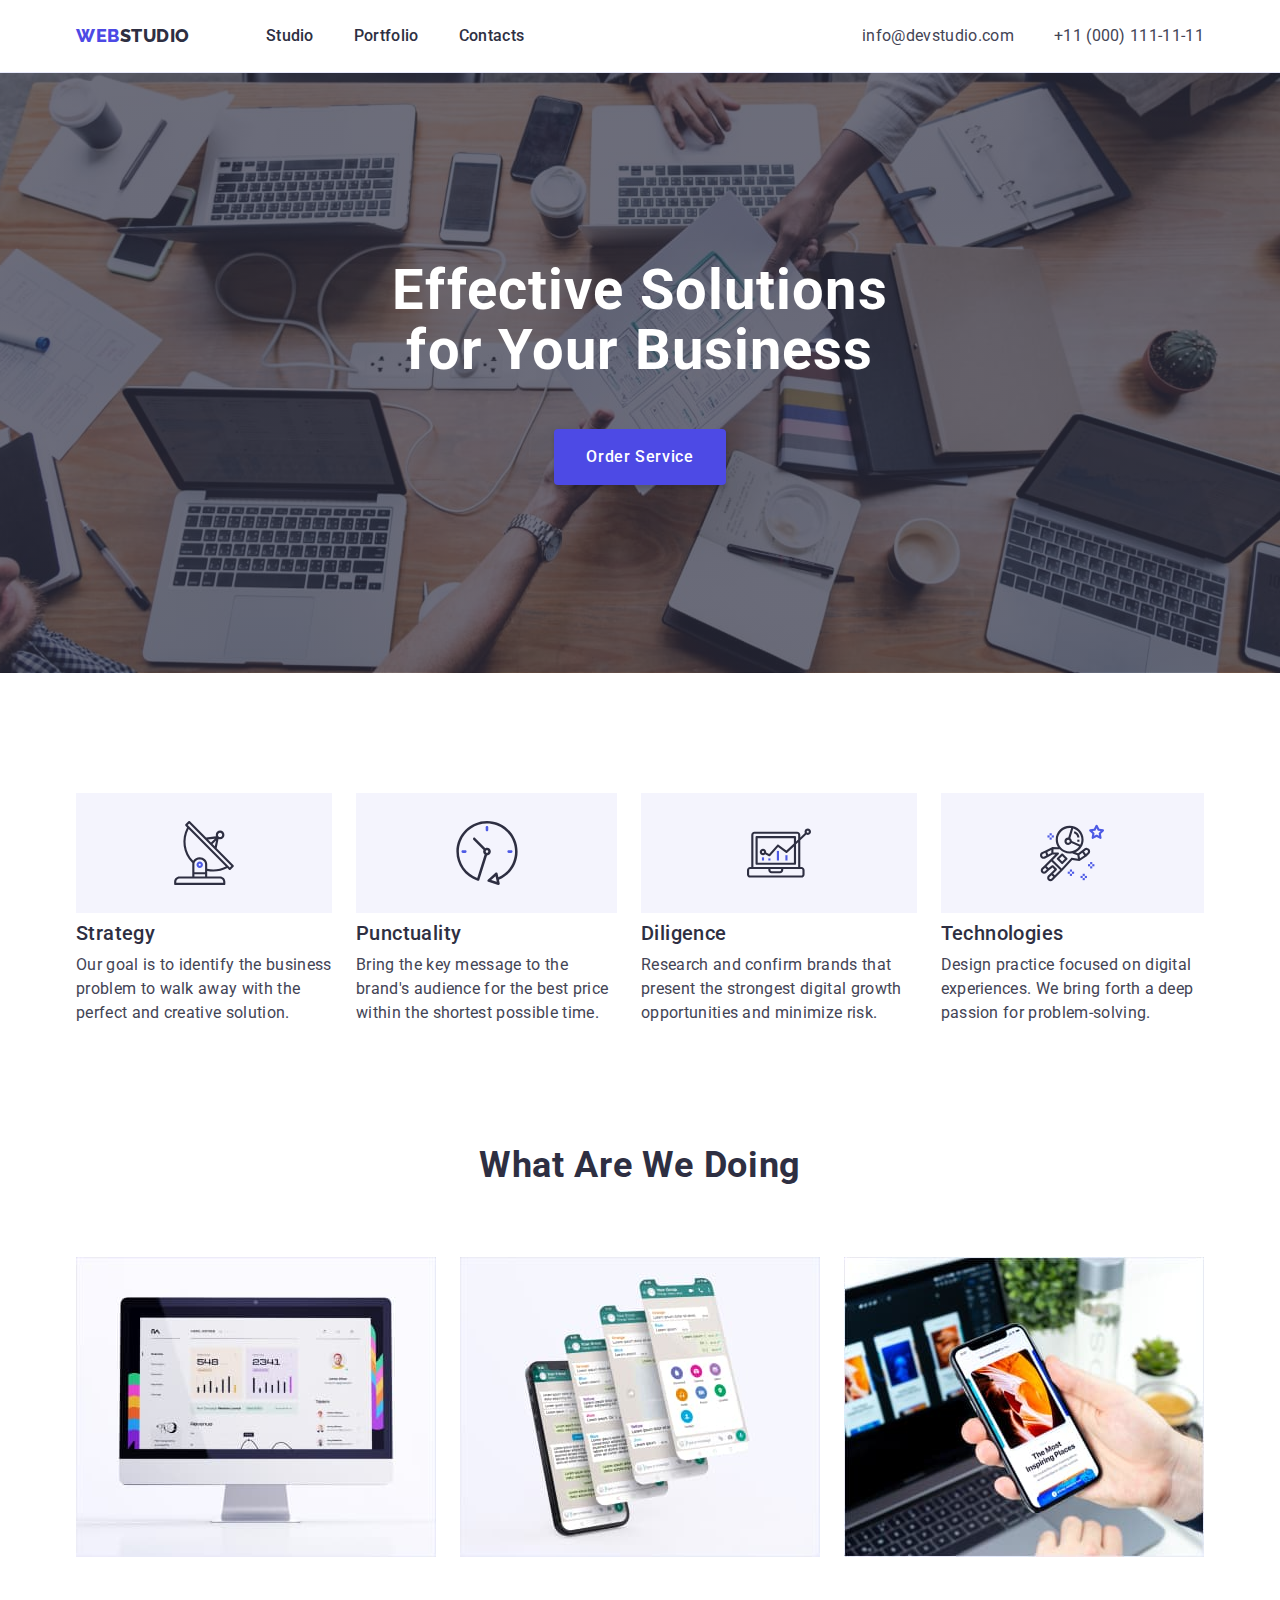
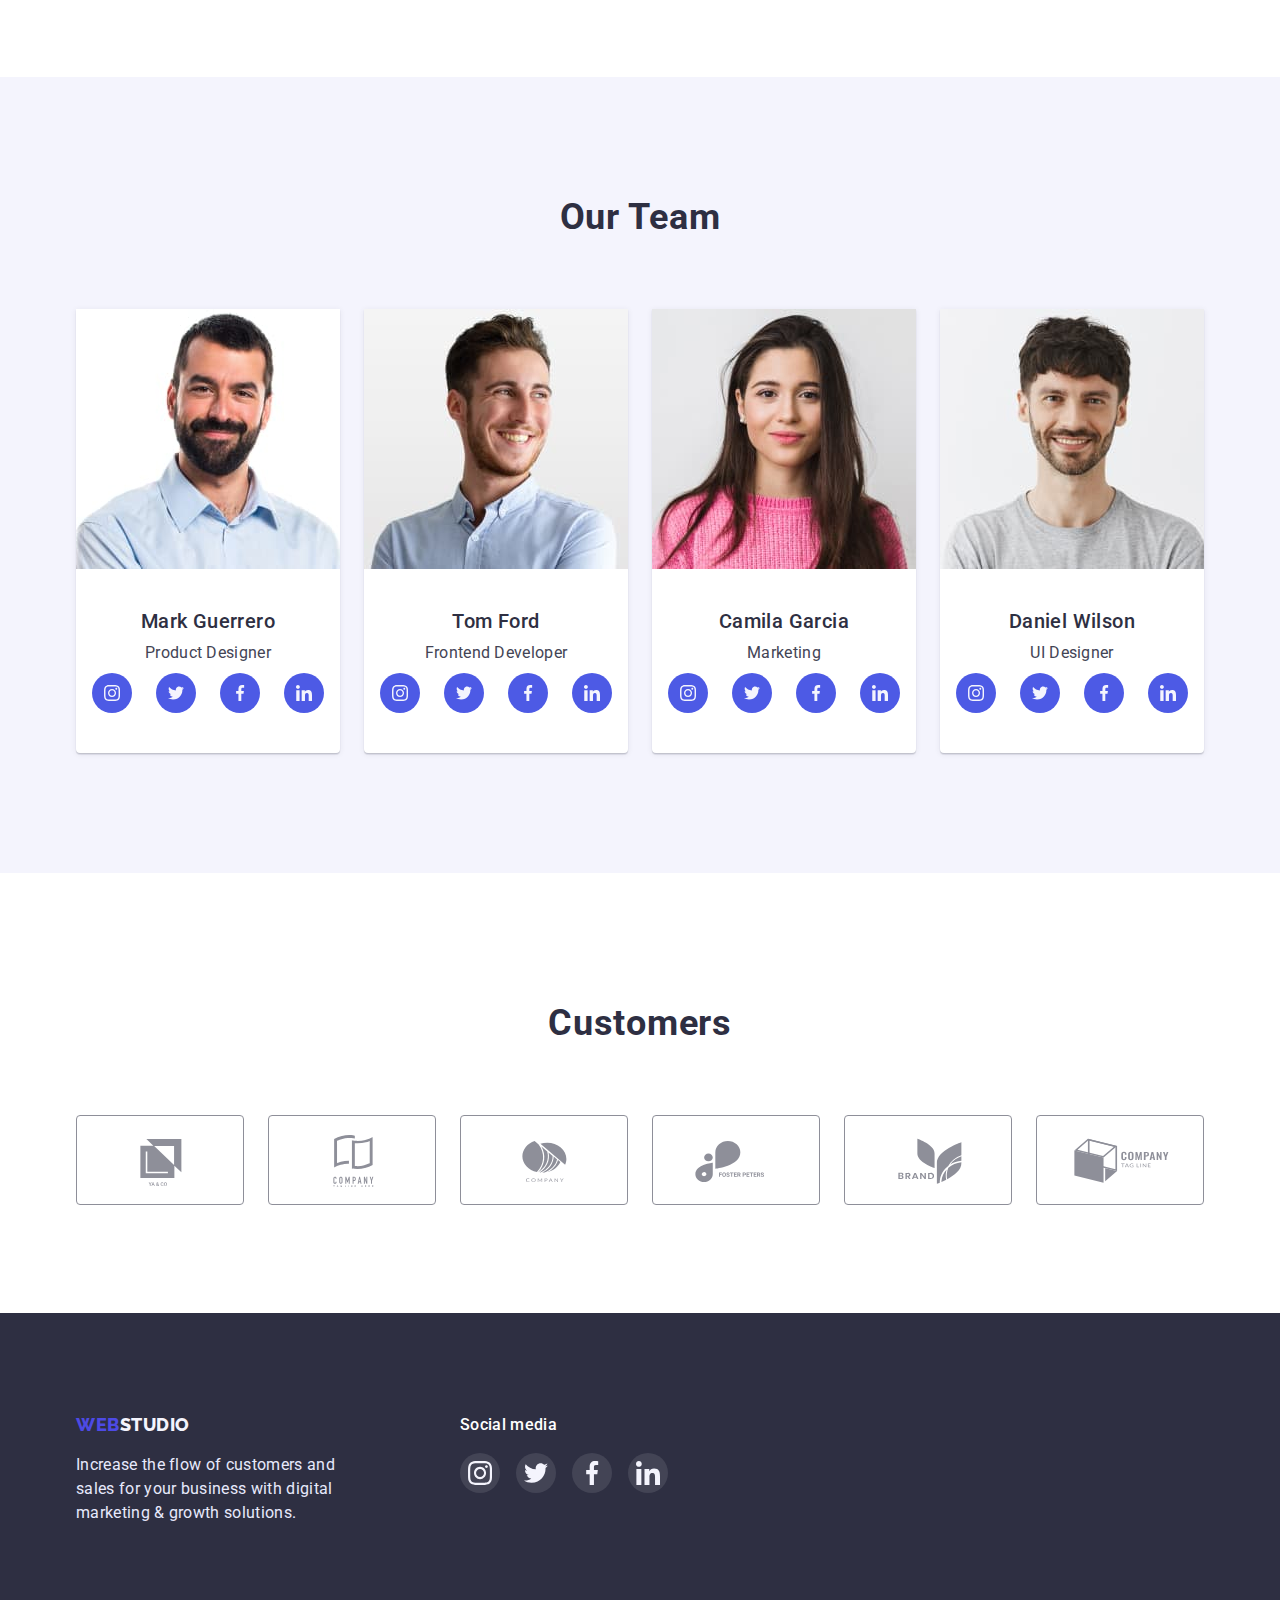
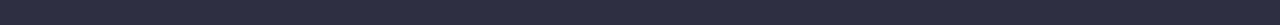
<file: index.html>
<!DOCTYPE html>
<html lang="en">
  <head>
    <meta charset="UTF-8" />
    <meta http-equiv="X-UA-Compatible" content="IE=edge" />
    <meta name="viewport" content="width=device-width, initial-scale=1.0" />
    <title>WebStudio</title>
    <link rel="preconnect" href="https://fonts.googleapis.com" />
    <link rel="preconnect" href="https://fonts.gstatic.com" crossorigin />
    <link
      href="https://fonts.googleapis.com/css2?family=Raleway:wght@800&family=Roboto:wght@400;500;700&display=swap"
      rel="stylesheet"
    />
    <link
      rel="stylesheet"
      href="https://cdnjs.cloudflare.com/ajax/libs/modern-normalize/1.1.0/modern-normalize.min.css"
    />
    <link rel="stylesheet" href="./css/styles.css" />
  </head>

  <body>
    <!-- Header -->
    <header class="header">
      <div class="container main-nav">
        <nav class="link-nav">
          <a href="./index.html" class="logo-web link"
            >WEB<span class="head-studio">STUDIO</span>
          </a>
          <ul class="site-nav list">
            <li class="item">
              <a href="./index.html" class="anchors link">Studio</a>
            </li>

            <li>
              <a href="./portfolio.html" class="anchors link">Portfolio</a>
            </li>

            <li>
              <a href="" class="anchors link">Contacts</a>
            </li>
          </ul>
        </nav>
        <ul class="head-content list">
          <li>
            <a href="mailto:info@devstudio.com" class="relations link"
              >info@devstudio.com</a
            >
          </li>

          <li class="item">
            <a href="tel:+110001111111" class="relations link"
              >+11 (000) 111-11-11</a
            >
          </li>
        </ul>
      </div>
    </header>
    <!--Header -->

    <!-- Main content -->
    <main>
      <!-- Hero-->
      <section class="hero">
        <div class="container">
          <h1 class="hero-title">Effective Solutions for Your Business</h1>
          <button type="button" class="btn btn-hero">Order Service</button>
        </div>
      </section>
      <!-- Hero -->

      </section>
      <!-- Section1- Studio / Description of studio -->
      <section class="section main-desc">
        <div class="container">
          <h2 class="visually-hidden">Description of studio</h2>
          <ul class="list desc">
            <li class="list-item icon-antena" >
              
              <h3 class="desc-title">Strategy</h3>
              <p class="desc-text ">
                Our goal is to identify the business problem to walk away with
                the perfect and creative solution.
              </p>
            </li>
            <li class="list-item icon-clock" >
               
              <h3 class="desc-title">Punctuality</h3>
              <p class="desc-text">
                Bring the key message to the brand's audience for the best price
                within the shortest possible time.
              </p>
            </li>
            <li class="list-item icon-diagram" >
               
              <h3 class="desc-title">Diligence</h3>
              <p class="desc-text">
                Research and confirm brands that present the strongest digital
                growth opportunities and minimize risk.
              </p>
            </li>
            <li class="list-item icon-astroaut" >
               
              <h3 class="desc-title">Technologies</h3>
              <p class="desc-text">
                Design practice focused on digital experiences. We bring forth a
                deep passion for problem-solving.
              </p>
            </li>
          </ul>
        </div>
      </section>
      <!-- Studio / Description of studio -->

      <!-- Section2- Portfolio / Description of the works of the studio -->
      <section class="section-main prt">
        <div class="container">
          <h2 class="section-title">What Are We Doing</h2>
          <ul class="list prt">
            <li class="list item">
              <img
                src="./images/img1.jpg"
                alt="A monitor that shows a site made by the studio."
                width="360"
              />
            </li>
            <li class="list item">
              <img
                src="./images/img2.jpg"
                alt="The phone on which the application made by the studio is shown."
                width="360"
              />
            </li>
            <li class="list item">
              <img
                src="./images/img3.jpg"
                alt="adaptive site layout"
                width="360"
              />
            </li>
          </ul>
        </div>
      </section>
      <!-- Portfolio / Description of the works of the studio -->

      <!-- Section3- Contacts / Main team of studio -->
      <section class="section-team">
        <div class="container">
          <h2 class="section-title team">Our Team</h2>
          <ul class="main-cont">
            <li class="list team">
              <img src="./images/img4.jpg" alt="Product Designer" width="264" />
              <div class="cont-text">
                <h3 class="team-title">Mark Guerrero</h3>
                <p class="team-text">Product Designer</p>
                 <ul class="actions">
                <li><a href="" class="a-act">
<svg class="a-icon">
  <use href="./images/symbol-defs.svg#instagram"></use>
</svg>
                </a></li>
                <li><a href="" class="a-act">
<svg class="a-icon">
  <use href="./images/symbol-defs.svg#twitter"></use>
</svg>
                </a></li>
                <li><a href="" class="a-act">
<svg class="a-icon">
  <use href="./images/symbol-defs.svg#facebook"></use>
</svg>
                </a></li>
                <li><a href="" class="a-act">
<svg class="a-icon">
  <use href="./images/symbol-defs.svg#linkedin"></use>
</svg>
                </a></li>
              </ul>
              </div>
             
            </li>
            <li class="list team">
              <img
                src="./images/img5.jpg"
                alt="Frontend Developer"
                width="264"
              />
              <div class="cont-text">
                <h3 class="team-title">Tom Ford</h3>
                <p class="team-text">Frontend Developer</p>
              <ul class="actions">
                <li><a href="" class="a-act">
<svg class="a-icon">
  <use href="./images/symbol-defs.svg#instagram"></use>
</svg>
                </a></li>
                <li><a href="" class="a-act">
<svg class="a-icon">
  <use href="./images/symbol-defs.svg#twitter"></use>
</svg>
                </a></li>
                <li><a href="" class="a-act">
<svg class="a-icon">
  <use href="./images/symbol-defs.svg#facebook"></use>
</svg>
                </a></li>
                <li><a href="" class="a-act">
<svg class="a-icon">
  <use href="./images/symbol-defs.svg#linkedin"></use>
</svg>
                </a></li>
              </ul> </div>
             
            </li>
            <li class="list team">
              <img src="./images/img6.jpg" alt="Marketing" width="264" />
              <div class="cont-text">
                <h3 class="team-title">Camila Garcia</h3>
                <p class="team-text">Marketing</p>
             <ul class="actions">
                <li><a href="" class="a-act">
<svg class="a-icon">
  <use href="./images/symbol-defs.svg#instagram"></use>
</svg>
                </a></li>
                <li><a href="" class="a-act">
<svg class="a-icon">
  <use href="./images/symbol-defs.svg#twitter"></use>
</svg>
                </a></li>
                <li><a href="" class="a-act">
<svg class="a-icon">
  <use href="./images/symbol-defs.svg#facebook"></use>
</svg>
                </a></li>
                <li><a href="" class="a-act">
<svg class="a-icon">
  <use href="./images/symbol-defs.svg#linkedin"></use>
</svg>
                </a></li>
              </ul>  </div>
             
            </li>
            <li class="list team">
              <img src="./images/img7.jpg" alt="UI Designer" width="264" />
              <div class="cont-text">
                <h3 class="team-title">Daniel Wilson</h3>
                <p class="team-text">UI Designer</p>
             <ul class="actions">
                <li><a href="" class="a-act">
<svg class="a-icon">
  <use href="./images/symbol-defs.svg#instagram"></use>
</svg>
                </a></li>
                <li><a href="" class="a-act">
<svg class="a-icon">
  <use href="./images/symbol-defs.svg#twitter"></use>
</svg>
                </a></li>
                <li><a href="" class="a-act">
<svg class="a-icon">
  <use href="./images/symbol-defs.svg#facebook"></use>
</svg>
                </a></li>
                <li><a href="" class="a-act">
<svg class="a-icon">
  <use href="./images/symbol-defs.svg#linkedin"></use>
</svg>
                </a></li>
              </ul> </div>
              
            </li>
          </ul>
        </div>
      </section>
       <!-- Section3- Contacts / Main team of studio -->
       <!-- Section4- Clients -->
     <section class="section-customers">
            <div class="container">
                <h2 class="section-title">Customers</h2>
                <ul class="customer-list">
                    <li class="customer-item"><a href="" class="customer-link"><svg width="104" height="56">
                                <use href="./images/clients_symbol-defs.svg#client1" ></use>
                            </svg></a></li>
                    <li class="customer-item"><a href="" class="customer-link"><svg width="104" height="56">
                                <use href="./images/clients_symbol-defs.svg#client2"  ></use>
                            </svg></a></li>
                    <li class="customer-item"> <a href="" class="customer-link"><svg width="104" height="56">
                                <use href="./images/clients_symbol-defs.svg#client3" ></use>
                            </svg></a></li>
                    <li class="customer-item"><a href="" class="customer-link"><svg width="104" height="56">
                                <use href="./images/clients_symbol-defs.svg#client4" ></use>
                            </svg></a></li>
                    <li class="customer-item"><a href="" class="customer-link"><svg width="104" height="56">
                                <use href="./images/clients_symbol-defs.svg#client5" ></use>
                            </svg></a></li>
                    <li class="customer-item"><a href="" class="customer-link"><svg width="104" height="56">
                                <use href="./images/clients_symbol-defs.svg#client6" ></use>
                            </svg></a></li>
                </ul>
            </div>
        </section>
         <!-- Section4- Clients -->
    </main>
   

   
    <!-- Maim Content -->

    <!-- Footer -->
    <footer class="footer">
      <div class="container container-footer">
        <div class="about-footer">
        <a href="./index.html" class="logo-web link"
          >WEB<span class="footer-studio">STUDIO</span></a
        >
        <p class="footer-text">
          Increase the flow of customers and sales for your business with
          digital marketing & growth solutions.
        </p>
</div>
<div class="footer-contacts">
  <h3 class="social-media">Social media</h3>
  <ul class="actions-footer">
                <li><a href="" class="a-act-footer"> 
<svg class="a-icon a-icon-footer " > 
  <use href="./images/symbol-defs.svg#instagram"></use>
</svg>
                </a></li>
                <li><a href="" class="a-act-footer">
<svg class="a-icon a-icon-footer ">
  <use href="./images/symbol-defs.svg#twitter"></use>
</svg>
                </a></li>
                <li><a href="" class="a-act-footer">
<svg class="a-icon a-icon-footer ">
  <use href="./images/symbol-defs.svg#facebook"></use>
</svg>
                </a></li>
                <li><a href="" class="a-act-footer">
<svg class="a-icon a-icon-footer " >
  <use href="./images/symbol-defs.svg#linkedin"></use>
</svg>
                </a></li>
              </ul>
</div>
      </div>
    </footer>
  </body>
</html>
</file>
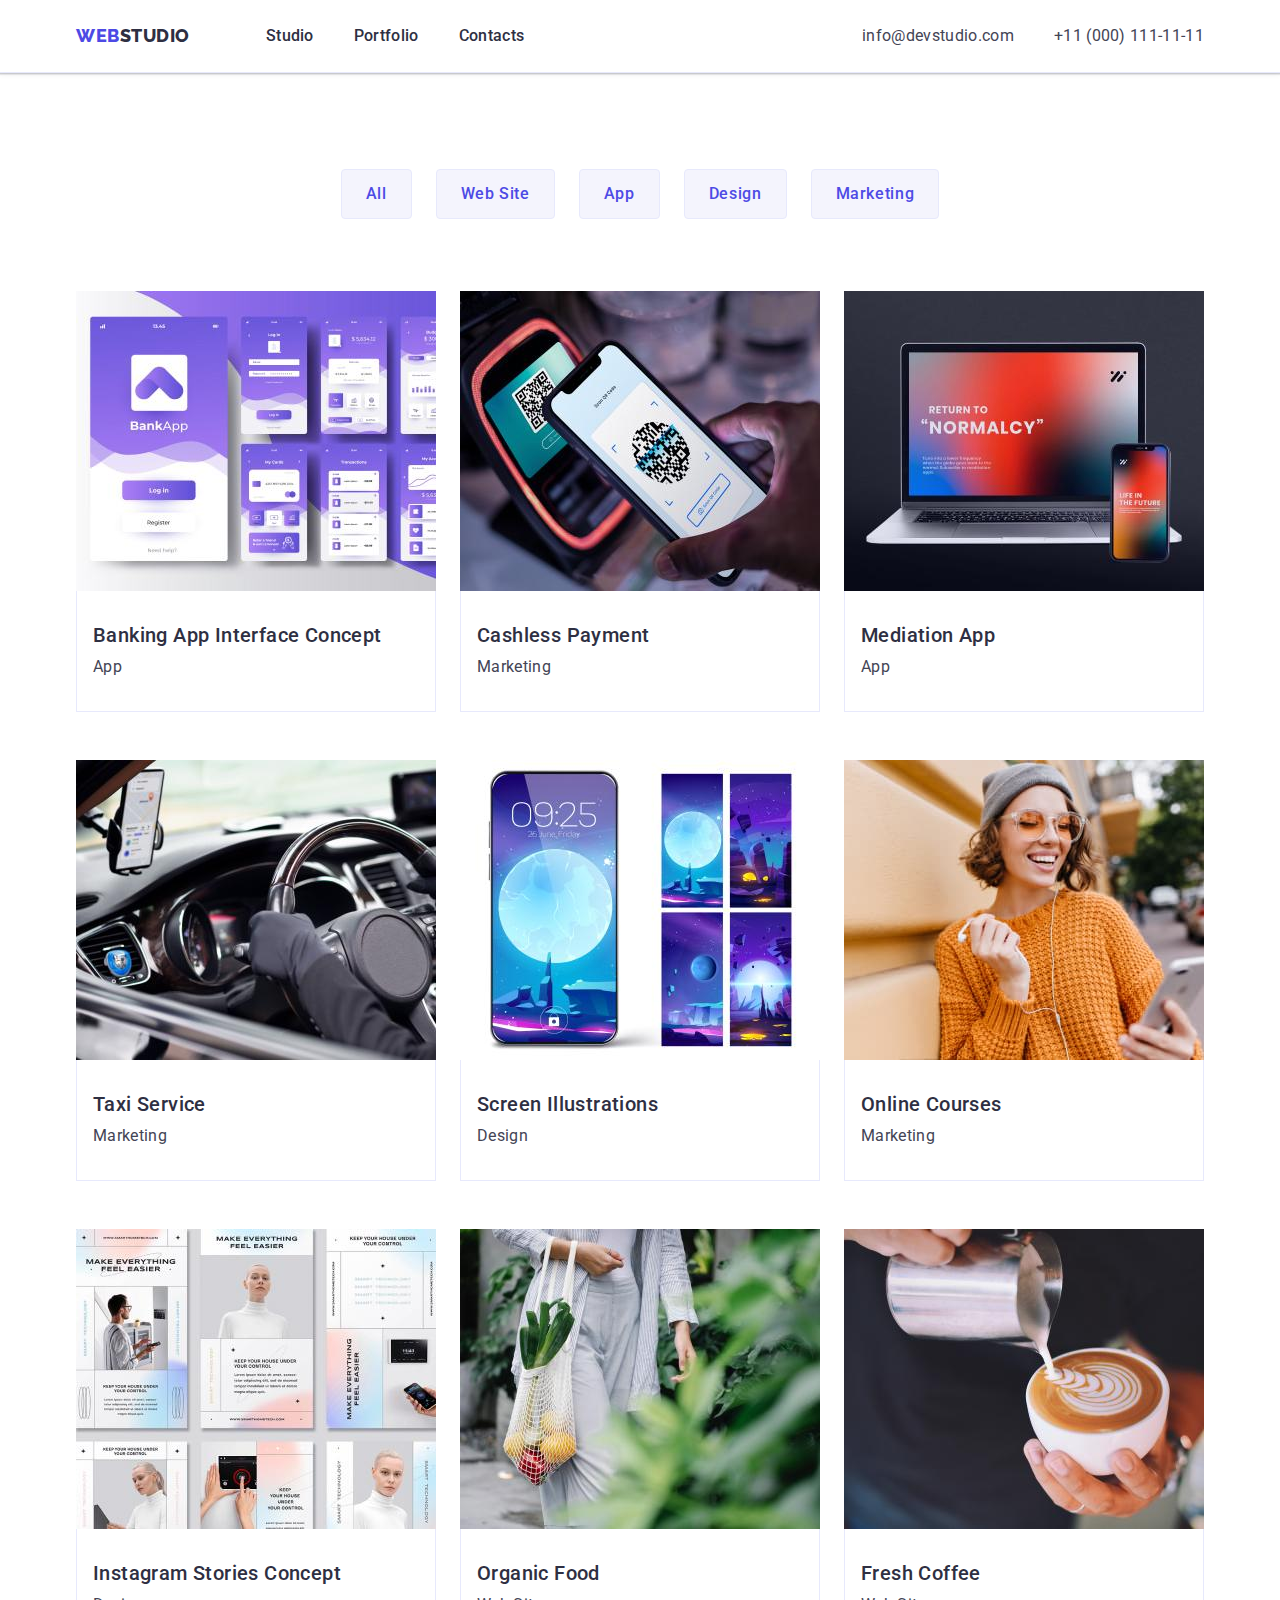
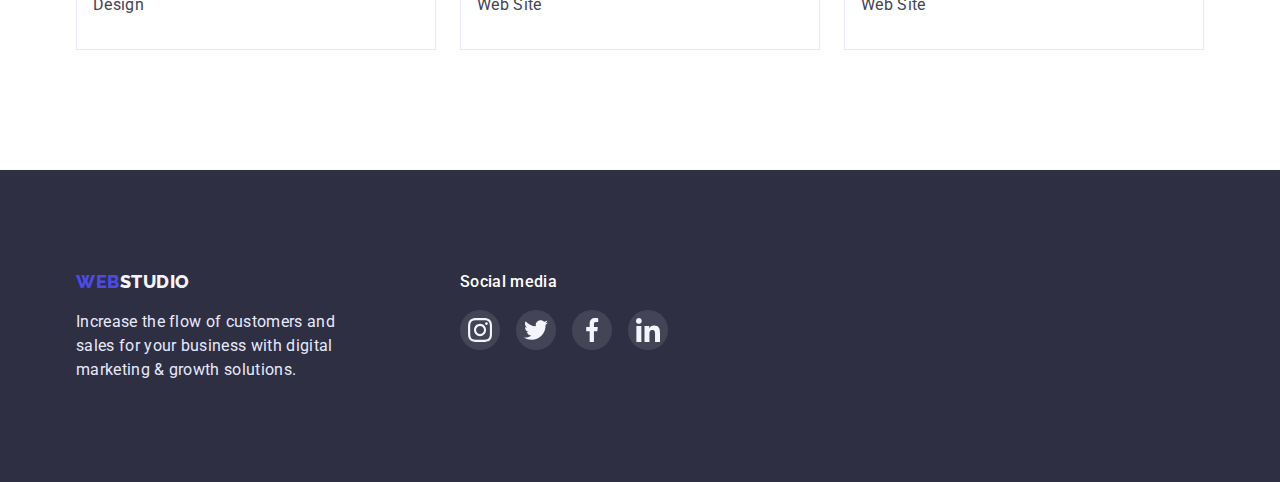
<file: portfolio.html>
<!DOCTYPE html>
<html lang="en">
  <head>
    <meta charset="UTF-8" />
    <meta http-equiv="X-UA-Compatible" content="IE=edge" />
    <meta name="viewport" content="width=device-width, initial-scale=1.0" />
    <title>WebStudio</title>
    <link rel="preconnect" href="https://fonts.googleapis.com" />
    <link rel="preconnect" href="https://fonts.gstatic.com" crossorigin />
    <link
      href="https://fonts.googleapis.com/css2?family=Raleway:wght@800&family=Roboto:wght@400;500;700&display=swap"
      rel="stylesheet"
    />
    <link
      rel="stylesheet"
      href="https://cdnjs.cloudflare.com/ajax/libs/modern-normalize/1.1.0/modern-normalize.min.css"
    />
    <link rel="stylesheet" href="./css/styles.css" />
  </head>

  <body>
    <!-- Header -->
    <header class="header">
      <div class="container main-nav"">
        <nav class="link-nav">
          <a href="./index.html" class="logo-web link"
            >WEB<span class="head-studio">STUDIO</span>
          </a>

          <ul class="site-nav list">
            <li class="item">
              <a href="./index.html" class="anchors link">Studio</a>
            </li>

            <li class="site-nav list">
              <a href="./portfolio.html" class="anchors link">Portfolio</a>
            </li>

            <li class="site-nav list">
              <a href="" class="anchors link">Contacts</a>
            </li>
          </ul>
        </nav>

        <ul class="head-content list">
          <li class="item">
            <a href="mailto:info@devstudio.com" class="relations link"
              >info@devstudio.com</a
            >
          </li>

          <li class="item">
            <a href="tel:+110001111111" class="relations link"
              >+11 (000) 111-11-11</a
            >
          </li>
        </ul>
      </div>
    </header>
    <!-- Header -->

    <!-- Main content -->
    <main>
      <section class="section-title-prt">
        <div class="container">
        <h1 class="visually-hidden">Filter buttons</h1>
        <ul class="btn-prt list">
          <li class="btn-item">
            <button type="button" class="btn btn-filters">All</button>
          </li>
          <li class="btn-item">
            <button type="button" class="btn btn-filters">Web Site</button>
          </li>
          <li class="btn-item">
            <button type="button" class="btn btn-filters">App</button>
          </li>
          <li class="btn-item">
            <button type="button" class="btn btn-filters">Design</button>
          </li>
          <li class="btn-item">
            <button type="button" class="btn btn-filters">Marketing</button>
          </li>
        </ul>
        <ul class="list main-filter">
          <li class="filter">
            <a href="" class="link link-prt"
              ><img
                src="./images/potfolio1.jpg"
                alt="Images of different pages of the banking application."
                width="360"
                class="display-block"
              />
              <div class="prt-block">
              <h2 class="prt-title">Banking App Interface Concept</h2>
              <p class="prt-text">App</p>
              </div>
            </a>
          </li>
          <li class="filter">
            <a href="" class="link link-prt"
              ><img
                src="./images/potfolio2.jpg"
                alt="QR scan for pay."
                width="360"
                 class="display-block"
              />
              <div class="prt-block">
              <h2 class="prt-title">Cashless Payment</h2>
              <p class="prt-text">Marketing</p>
              </div>
            </a>
          </li>
          <li class="filter ">
            <a href="" class="link link-prt"
              ><img
                src="./images/potfolio3.jpg"
                alt="Notebook and phone."
                width="360"
                class="display-block"
              />
              <div class="prt-block">
              <h2 class="prt-title">Mediation App</h2>
              <p class="prt-text">App</p>
              </div>
            </a>
          </li>
          <li class="filter">
            <a href="" class="link link-prt"
              ><img
                src="./images/potfolio4.jpg"
                alt="Driving navigation."
                width="360"
                class="display-block"
              />
              <div class="prt-block">
              <h2 class="prt-title">Taxi Service</h2>
              <p class="prt-text">Marketing</p>
              </div>
            </a>
          </li>
          <li class="filter">
            <a href="" class="link link-prt"
              ><img
                src="./images/potfolio5.jpg"
                alt="Pictured is a phone with different kinds of wallpapers in
                 the app."
                width="360"
                 class="display-block"
              />
              <div class="prt-block">
              <h2 class="prt-title">Screen Illustrations</h2>
              <p class="prt-text">Design</p>
              </div>
            </a>
          </li>
          <li class="filter">
            <a href="" class="link link-prt"
              ><img
                src="./images/potfolio6.jpg"
                alt="Girl with phone."
                width="360"
                class="display-block"
              />
              <div class="prt-block">
              <h2 class="prt-title">Online Courses</h2>
              <p class="prt-text">Marketing</p>
              </div>
            </a>
          </li>
          <li class="filter">
            <a href="" class="link link-prt"
              ><img
                src="./images/potfolio7.jpg"
                alt="Concepts for Instagram stories."
                width="360"
                class="display-block"
              />
              <div class="prt-block">
              <h2 class="prt-title">Instagram Stories Concept</h2>
              <p class="prt-text">Design</p>
              </div>
            </a>
          </li>
          <li class="filter">
            <a href="" class="link link-prt"
              ><img
                src="./images/potfolio8.jpg"
                alt="A girl carrying a mesh bag of fruit."
                width="360"
                class="display-block"
              />
                              <div class="prt-block">
              <h2 class="prt-title">Organic Food</h2>
              <p class="prt-text">Web Site</p>
              </div>
            </a>
          </li>
          <li class="filter">
            <a href="" class="link link-prt"
              ><img
                src="./images/potfolio9.jpg"
                alt="Coffee is poured."
                width="360"
                class="display-block"
              />
              <div class="prt-block">
              <h2 class="prt-title">Fresh Coffee</h2>
              <p class="prt-text">Web Site</p>
              </div>
            </a>
          </li>
        </ul>
        </div>
      </section>
    </main>
    <!-- Main content -->

    <!-- Footer -->
    <footer class="footer">
      <div class="container container-footer">
        <div class="about-footer">
        <a href="./index.html" class="logo-web link"
          >WEB<span class="footer-studio">STUDIO</span></a
        >
        <p class="footer-text">
          Increase the flow of customers and sales for your business with
          digital marketing & growth solutions.
        </p>
</div>
<div class="footer-contacts">
  <h3 class="social-media">Social media</h3>
  <ul class="actions-footer">
                <li><a href="" class="a-act-footer"> 
<svg class="a-icon a-icon-footer " > 
  <use href="./images/symbol-defs.svg#instagram"></use>
</svg>
                </a></li>
                <li><a href="" class="a-act-footer">
<svg class="a-icon a-icon-footer ">
  <use href="./images/symbol-defs.svg#twitter"></use>
</svg>
                </a></li>
                <li><a href="" class="a-act-footer">
<svg class="a-icon a-icon-footer ">
  <use href="./images/symbol-defs.svg#facebook"></use>
</svg>
                </a></li>
                <li><a href="" class="a-act-footer">
<svg class="a-icon a-icon-footer " >
  <use href="./images/symbol-defs.svg#linkedin"></use>
</svg>
                </a></li>
              </ul>
</div>
      </div>
    </footer>
  </body>
</html>
<!-- Footer -->
</file>
<file: css/styles.css>
*,
*::before,
*::after {
  
}
h1, h2, h3, h4, ul, p{
  margin: 0;
  padding: 0;
}
.display-block {
  display: block;
}

:root {
  --primary-brand-color: #4d4ae5;
  --secondary-brand-color: #404bbf;
  --dark-color: #2e2f42;
  --success-color: #31d0aa;
  --text-color: #434455;
  --subtle-text: #8e8f99;
  --white-color: #fff;
  --accent-color: #e7e9fc;
  --light-color: #f4f4fd;
}
/* Body */
body {
  color: #2e2f42;
  font-family: "Roboto", sans-serif;
  font-size: 16px;
  background-color: #ffffff;
}

.list,
.prt-list {
  list-style: none;
  margin: 0;
  padding: 0;
}

.link,
.prt-link {
  text-decoration: none;
}
/* Body */

/* HEADER */

.header {
  background-color: var(--white-color);
  border-bottom: 1px solid var(--accent-color);
  padding-top: 24px;
  padding-bottom: 24px;
  box-shadow: 0px 2px 1px rgba(46, 47, 66, 0.08), 0px 1px 1px rgba(46, 47, 66, 0.16), 0px 1px 6px rgba(46, 47, 66, 0.08);
}

.container {
  margin-left: auto;
  margin-right: auto;
  width: 1158px;
  padding: 0px 15px;
}

.head-studio,
.site-nav .link {
  color: var(--dark-color);
}
.logo-web,
.head-studio {
  font-family: "Raleway", sans-serif;
  font-weight: 800;
  font-size: 18px;
  line-height: 1.33;
  letter-spacing: 0.03em;
}

.logo-web {
  color: var(--primary-brand-color);
  display: inline-block;
}
.link-nav {
  display: flex;
  align-items: center;
  justify-content: space-between;
  gap: 76px;
}

.main-nav,/*
.link-nav,*/
.site-nav,
.head-content {
  display: flex;
  align-items: center;
  justify-content: space-between;
  gap: 40px;
}

/*.logo-web {
  margin-right: 76px;
}*/

.site-nav .item:not(:last-child),
.head-content .item:not(:last-child) {
  gap: 40px;
}

.anchors {
  font-weight: 500;
  font-size: 16px;
  color: var(--dark-color);
  line-height: 1.5;
  letter-spacing: 0.02em;
}

.anchors:hover,
.anchors:focus {
  color: var(--primary-brand-color);
}

.head-content .link {
  color: var(--text-color);
}
.relations {
  font-weight: 400;
  font-size: 16px;
  color: var(--text-color);
  line-height: 1.5;
  letter-spacing: 0.02em;
}

.relations:hover,
.relations:focus {
  color: var(--primary-brand-color);
}

/* HEADER */

/* index.hmtl */
/* HERO */

.hero {
  /*background-color: var(--dark-color);*/

  padding-top: 188px;
  padding-bottom: 188px;
  text-align: center;
  background-image: linear-gradient(
      rgba(46, 47, 66, 0.7),
      rgba(46, 47, 66, 0.7)
    ),
    url("../images/people-office_.jpeg");
max-width: 1440px;

margin-left: auto;
margin-right: auto;
  background-position: center;
  background-repeat: no-repeat;
  background-size: cover;
}

.hero-title {
  color: var(--white-color);
  font-weight: 700;
  width: 496px;
  font-size: 56px;
  line-height: 1.07;
  letter-spacing: 0.02em;
  text-align: center;
  margin-bottom: 48px;
  margin: auto;
}

.list-item::before{
display: block;
content: '';
height: 120px;
background-repeat: no-repeat;
background-position: center;
background-color: #F4F4FD;
}
.icon-antena::before{
  background-image: url('../images/antenna.svg');

}
.icon-clock::before{
    background-image: url('../images/clock.svg');
    
    
}
.icon-diagram::before{
    background-image: url('../images/diagram.svg');
  
}
.icon-astroaut::before{
    background-image: url('../images/astronaut.svg');
   
}
.btn {
  cursor: pointer;
  border: none;
  border-color: transparent;
}

.btn-hero {
  background-color: var(--primary-brand-color);
  color: var(--white-color);
  font-family: "Roboto", sdns-serif;
  font-weight: 500;
  font-size: 16px;
  line-height: 1.5;
  letter-spacing: 0.04em;
  margin-top: 48px;
  border-radius: 4px;
  padding: 16px 32px;
  box-shadow: 0px 4px 4px rgba(0, 0, 0, 0.15);
}

.btn-hero:hover,
.btn-hero:focus {
  background-color: var(--secondary-brand-color);
  color: var(--white-color);
  font-family: "Roboto", sans-serif;
  font-weight: 500;
  font-size: 16px;
  line-height: 1.5;
  letter-spacing: 0.04em;

}
/* HERO */

/* MAIN CONTENT*/
.visually-hidden {
  position: absolute;
  white-space: nowrap;
  width: 1px;
  height: 1px;
  overflow: hidden;
  border: 0;
  padding: 0;
  clip: rect(0 0 0 0);
  clip-path: inset(50%);
  margin: -1px;
}
.section-main {
  padding-bottom: 120px;
}
.section-title {
  margin-bottom: 72px;

  text-align: center;
  font-size: 36px;
  line-height: 40px;
  letter-spacing: 0.02em;
  text-transform: capitalize;
}
.section-customers{
 padding-bottom: 110px;
  padding-top: 130px;
}

/* Studio / Description of studio */
img {
  display: block;
  max-width: 100%;
  height: auto;
}

.main-desc {
  padding-top: 120px;
  padding-bottom: 120px;
}

.hide-text {
  display: none;
}

.desc {
  display: flex;
}

.list.desc {
  gap: 24px;
}

.desc-title,
.team-title {
  color: var(--dark-color);
  font-weight: 500;
  font-size: 20px;
  line-height: 1.2;
  letter-spacing: 0.02em;
  margin-bottom: 8px;
  text-align: left;
  margin-top: 8px;
}

.desc-text,
.team-text {
  color: #434455;
  font-weight: 400;
  font-size: 16px;
  line-height: 1.5;
  letter-spacing: 0.02em;
  text-align: left;
}

.main-desc .list.item {
  min-width: 264px;
}

 /*----Section4- Clients---*/
 .customer-item{

height: 88px;
width: 168px;

  

 }
.customer-list{
  list-style: none;
  display: flex;
  gap: 24px;
}
.customer-link{
  color: #8E8F99;
  border: 1px solid #8E8F99;
border-radius: 4px;
    display: flex;
    justify-content: center;
    align-items: center;
cursor: pointer;
padding-top:16px;
padding-bottom: 16px;
}
.customer-link:hover,
.customer-link:focus{
border-color: #404BBF;
color: #404BBF;
}

svg{
  color: currentColor
;
}


svg:hover,
svg:focus{
color: #404BBF;

}
  /*----Section4- Clients---*/


/* Portfolio / Description of the works of the studio */

.main-prt {
  padding-bottom: 120px;
}

.main-prt .section-title {
  text-align: center;
  margin-bottom: 72px;
}

.list.prt {
  display: flex;
  justify-content: center;
  gap: 24px;
}

/* Section3 Contacts / Main team of studio */
.section-team {
  padding-bottom: 120px;
  padding-top: 120px;
  background-color: #f4f4fd;
}
.main-team {
  background-color: var(--light-color);
  margin-bottom: 120px;
  margin-top: 120px;
  margin: 0;
  padding: 0;
}

.main-team .section-title {
  margin-bottom: 72px;
  text-align: center;
}

.main-cont {
  display: flex;
  gap: 24px;
  justify-content: center;
}

.list.team {
  background-color: var(--white-color);
  box-shadow: 0px 1px 6px rgba(46, 47, 66, 0.08),
    0px 1px 1px rgba(46, 47, 66, 0.16), 0px 2px 1px rgba(46, 47, 66, 0.08);
  border-radius: 0px 0px 4px 4px;
  flex-basis: calc((100%-24px*3)/4);
}
.actions{
  display: flex;
  padding: 0;
  margin: 0;
  justify-content: center;

  list-style: none;
  gap: 24px;
  margin-top: 8px;
  margin-bottom: 32px;
}

.a-act{
    display: flex;
  align-items: center;
  justify-content: center;

  padding: 0;
  border: none;
  text-decoration: none;
  width: 40px;
  height: 40px;
  background-color: #4D5AE5;
  border-radius: 50%;

  background-position: center;

}
.a-act:hover,
.a-act:focus{

  background-color: #404BBF;

}
.a-icon{
 
  width: 16px;
  height: 16px;
  background-position: center;
}


.cont-text {
  padding: 32px 16px 8px 16px;
}

.desc-title,
.team-title {
  color: var(--dark-color);
  font-weight: 500;
  font-size: 20px;
  line-height: 1.2;
  letter-spacing: 0.02em;
  /*padding-bottom: 8px;*/
}

.desc-text,
.team-text {
  color: #434455;
  font-size: 16px;
  line-height: 1.5;
  letter-spacing: 0.02em;
}
.team-title,
.team-text {
  text-align: center;
}

/*.section-team {
  background-color: var(--light-color);*/
/*padding-bottom: 120px;}*/

/* Section3 Contacts / Main team of studio */

/* MAIN CONTENT*/

/* portfolio.css */
/* MAIN CONTENT */

.section-title-prt {
  padding-top: 96px;
  padding-bottom: 120px;
}

.prt-section {
  padding-top: 96px;
  padding-bottom: 120px;
}

.section-title.prt-title {
  display: none;
}

.btn-prt.list {
  display: flex;
  justify-content: center;
  gap: 24px;
}

.btn-filters {
  background-color: var(--light-color);
  color: var(--primary-brand-color);
  font-family: "Roboto", sans-serif;
  font-weight: 500;
  font-size: 16px;
  line-height: 1.5;
  letter-spacing: 0.04em;
  border: 1px solid #e7e9fc;
  border-radius: 4px;
  min-height: 48px;
  padding: 12px 24px;
}

.btn-filters:hover,
.btn-filters:focus {
  background-color: var(--primary-brand-color);
  color: var(--white-color);
  border-color: transparent;
  box-shadow: 0px 3px 1px rgba(0, 0, 0, 0.1),
   0px 2px 1px rgba(0, 0, 0, 0.08), 
   0px 2px 2px rgba(0, 0, 0, 0.12);


}

.btn-prt {
  padding: 0;
  margin: 0;
  margin-bottom: 72px;
}

.main-filter {
  display: flex;
  flex-wrap: wrap;
  justify-content: center;
  column-gap: 24px;
  row-gap: 48px;
}

.filter {
  width: calc((100% - 48px) / 3);
}
.link-prt{
   display: block;
}
.link-prt:hover,
.link-prt:focus{
 
  box-shadow: 0px 1px 6px rgba(46, 47, 66, 0.08),
   0px 1px 1px 
   rgba(46, 47, 66, 0.16),
    0px 2px 1px 
    rgba(46, 47, 66, 0.08);
}


.prt-block {
  text-align: left;
  padding: 32px 0 32px 16px;
  border: 1px solid #e7e9fc;
  border-top: none;
}

.prt-title {
  color: var(--dark-color);
  font-weight: 500;
  font-size: 20px;
  line-height: 1.2;
  letter-spacing: 0.02em;
  margin-bottom: 8px;
}

.prt-text {
  color: var(--text-color);
  font-weight: 400;
  font-size: 16px;
  line-height: 1.5;
  letter-spacing: 0.02em;
}
/* portfolio.css */
/* MAIN CONTENT*/

/* FOOTER */

.footer {
  background-color: var(--dark-color);
  padding-top: 100px;
  padding-bottom: 100px;
}

/*.foot-logo {
  text-align: left;
  margin-bottom: 16px;
}*/
.container-footer{
  display: flex;
  align-items: flex-start;
  flex-direction: row;
  gap: 120px;
}
.footer-studio {
  color: var(--light-color);
  font-family: "Raleway", sans-serif;
  font-weight: 800;
  font-size: 18px;
  line-height: 1.16;
  letter-spacing: 0.03em;
}

.footer-text {
  color: var(--accent-color);
  font-weight: 400;
  font-size: 16px;
  line-height: 1.5;
  letter-spacing: 0.02em;
  width: 264px;
  margin-bottom: 0;
  margin-top: 16px;
}
.actions-footer{
  display: flex;
  padding: 0;
  margin: 0;

  list-style: none;
  margin-top: 16px;
   gap: 16px;
}

.a-act-footer{
    display: flex;
  justify-content: center;
  align-items: center;
  padding: 0;
  border: none;
  text-decoration: none;
  width: 40px;
  height: 40px;
  background-color:  #434455;
  border-radius: 50%;

  background-position: center;
 
}
.a-act-footer:hover,
.a-act-footer:focus{

  background-color: #31D0AA
;

}
.social-media{
  color: #FFFFFF;

font-size: 16px;
font-weight: 500;
line-height: 24px;
letter-spacing: 0.02em;
text-align: left;

}
.a-icon-footer{
  width: 24px;
  height: 24px;
}
/* FOOTER */
</file>
